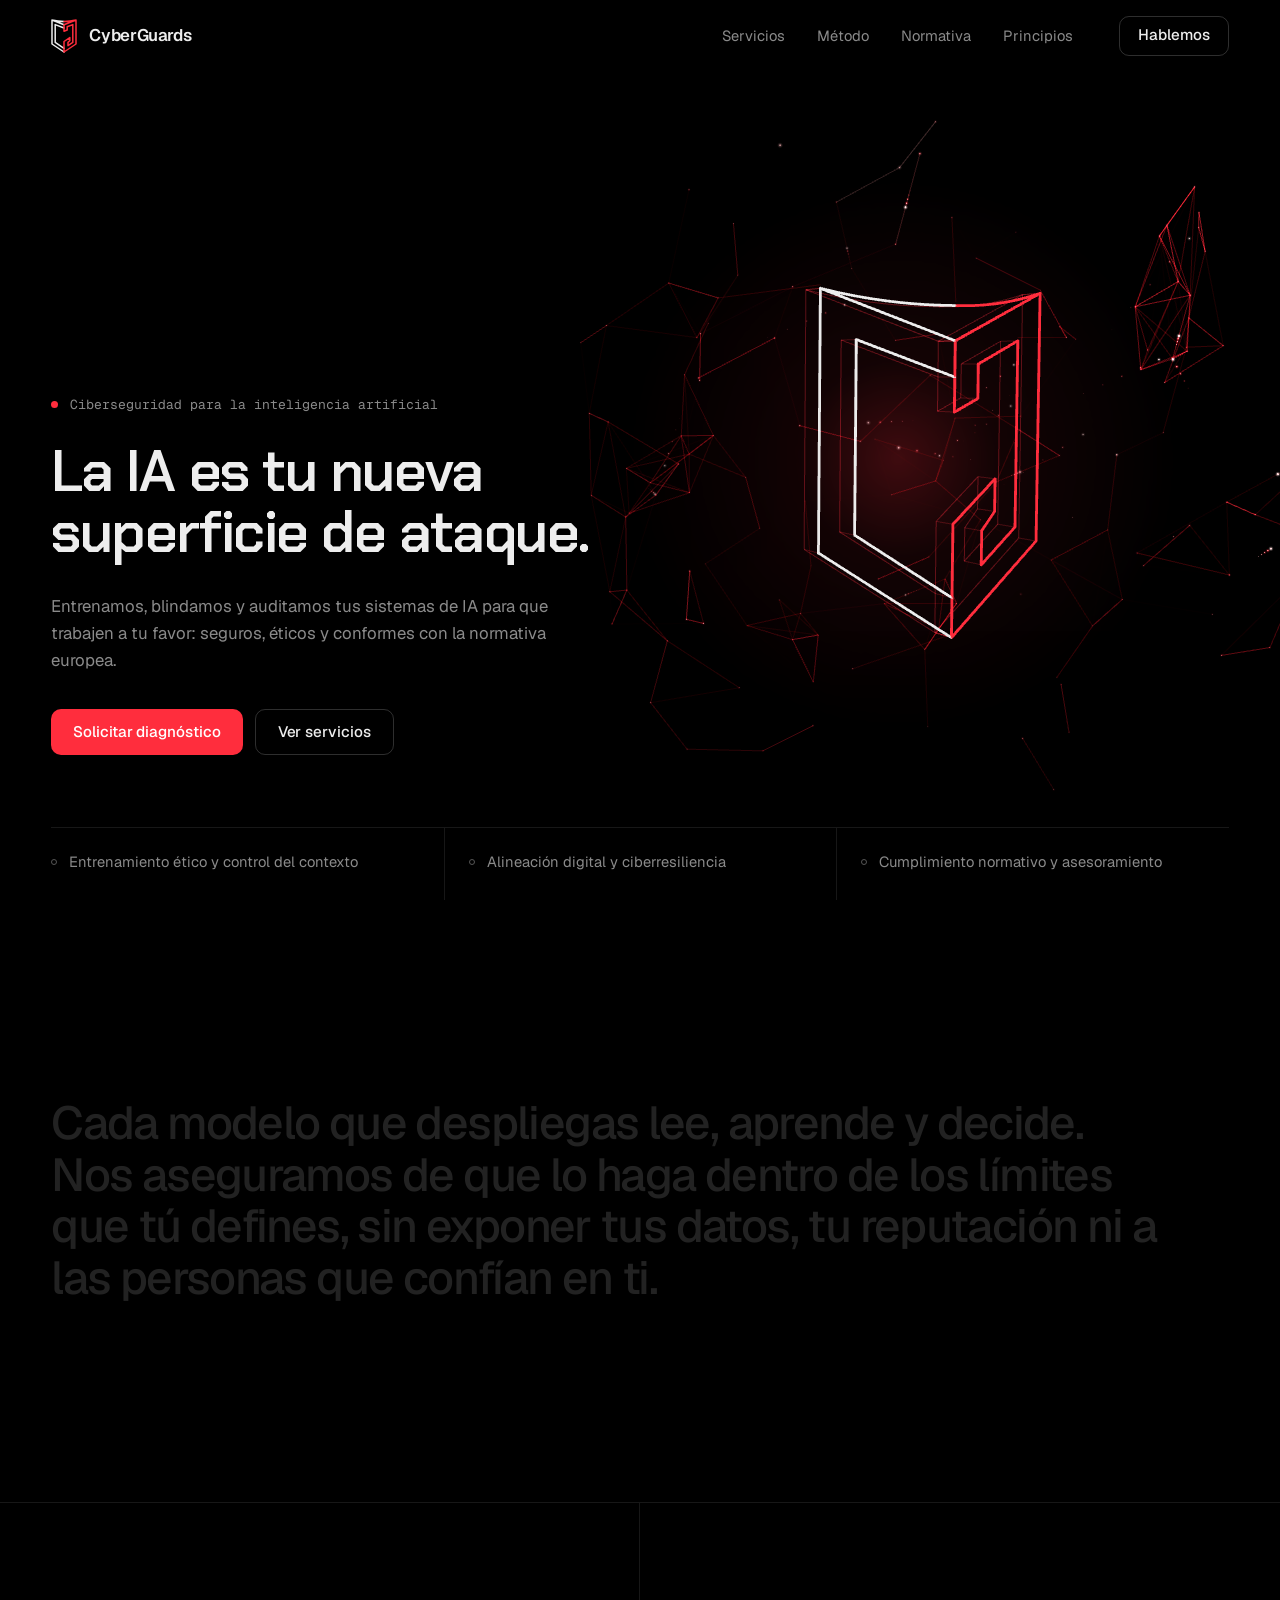
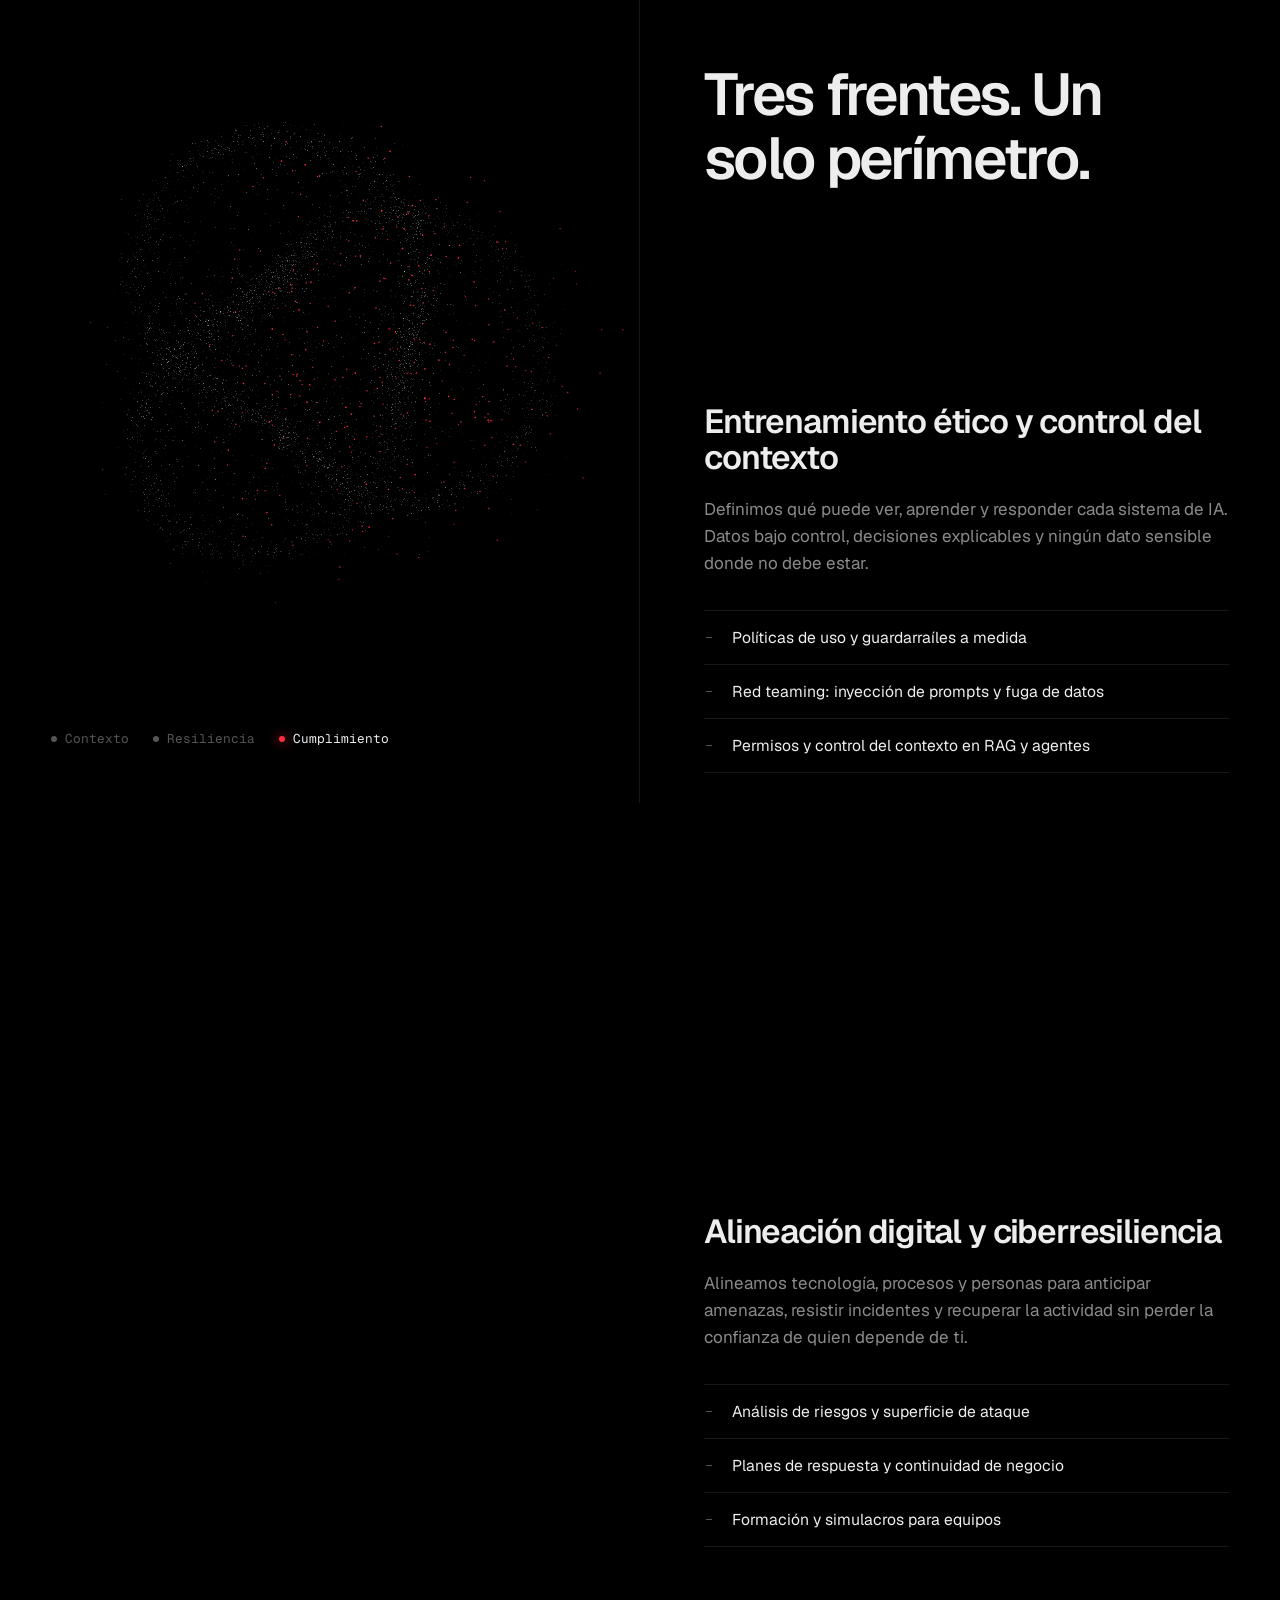
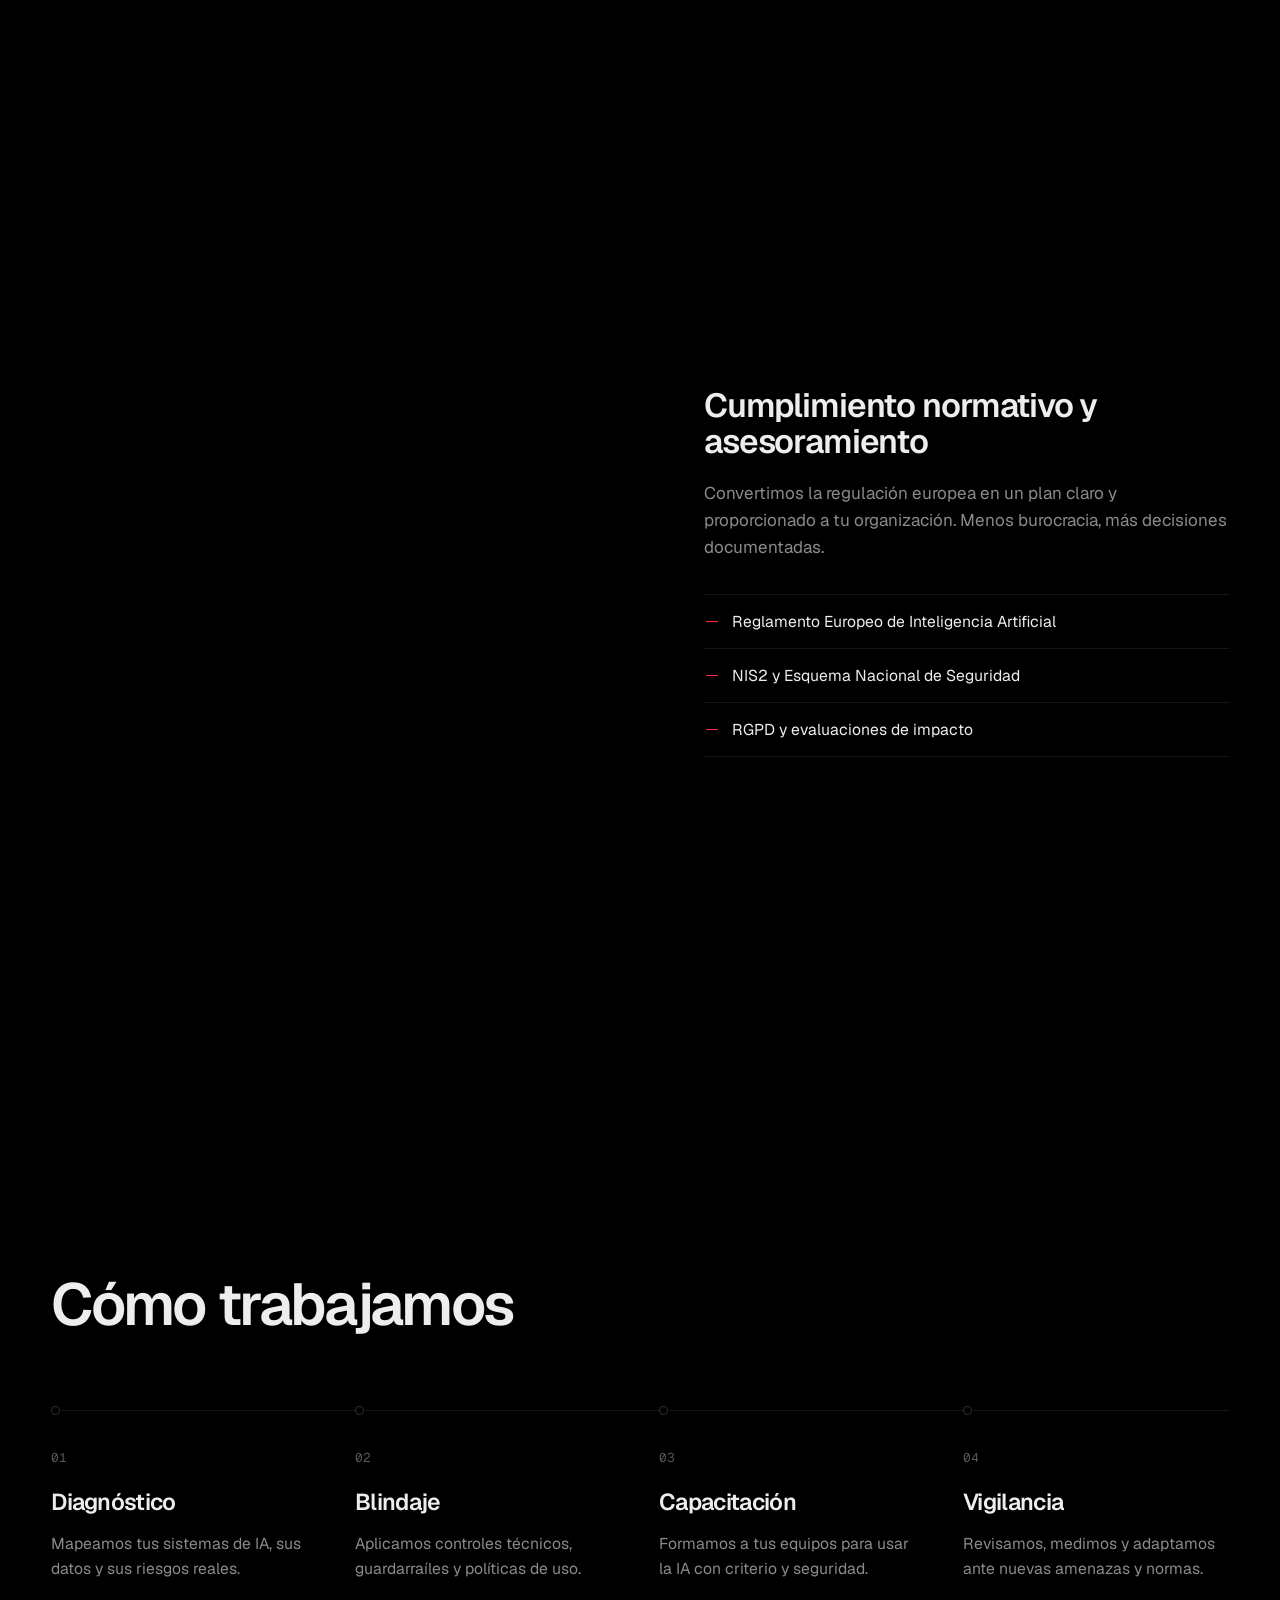
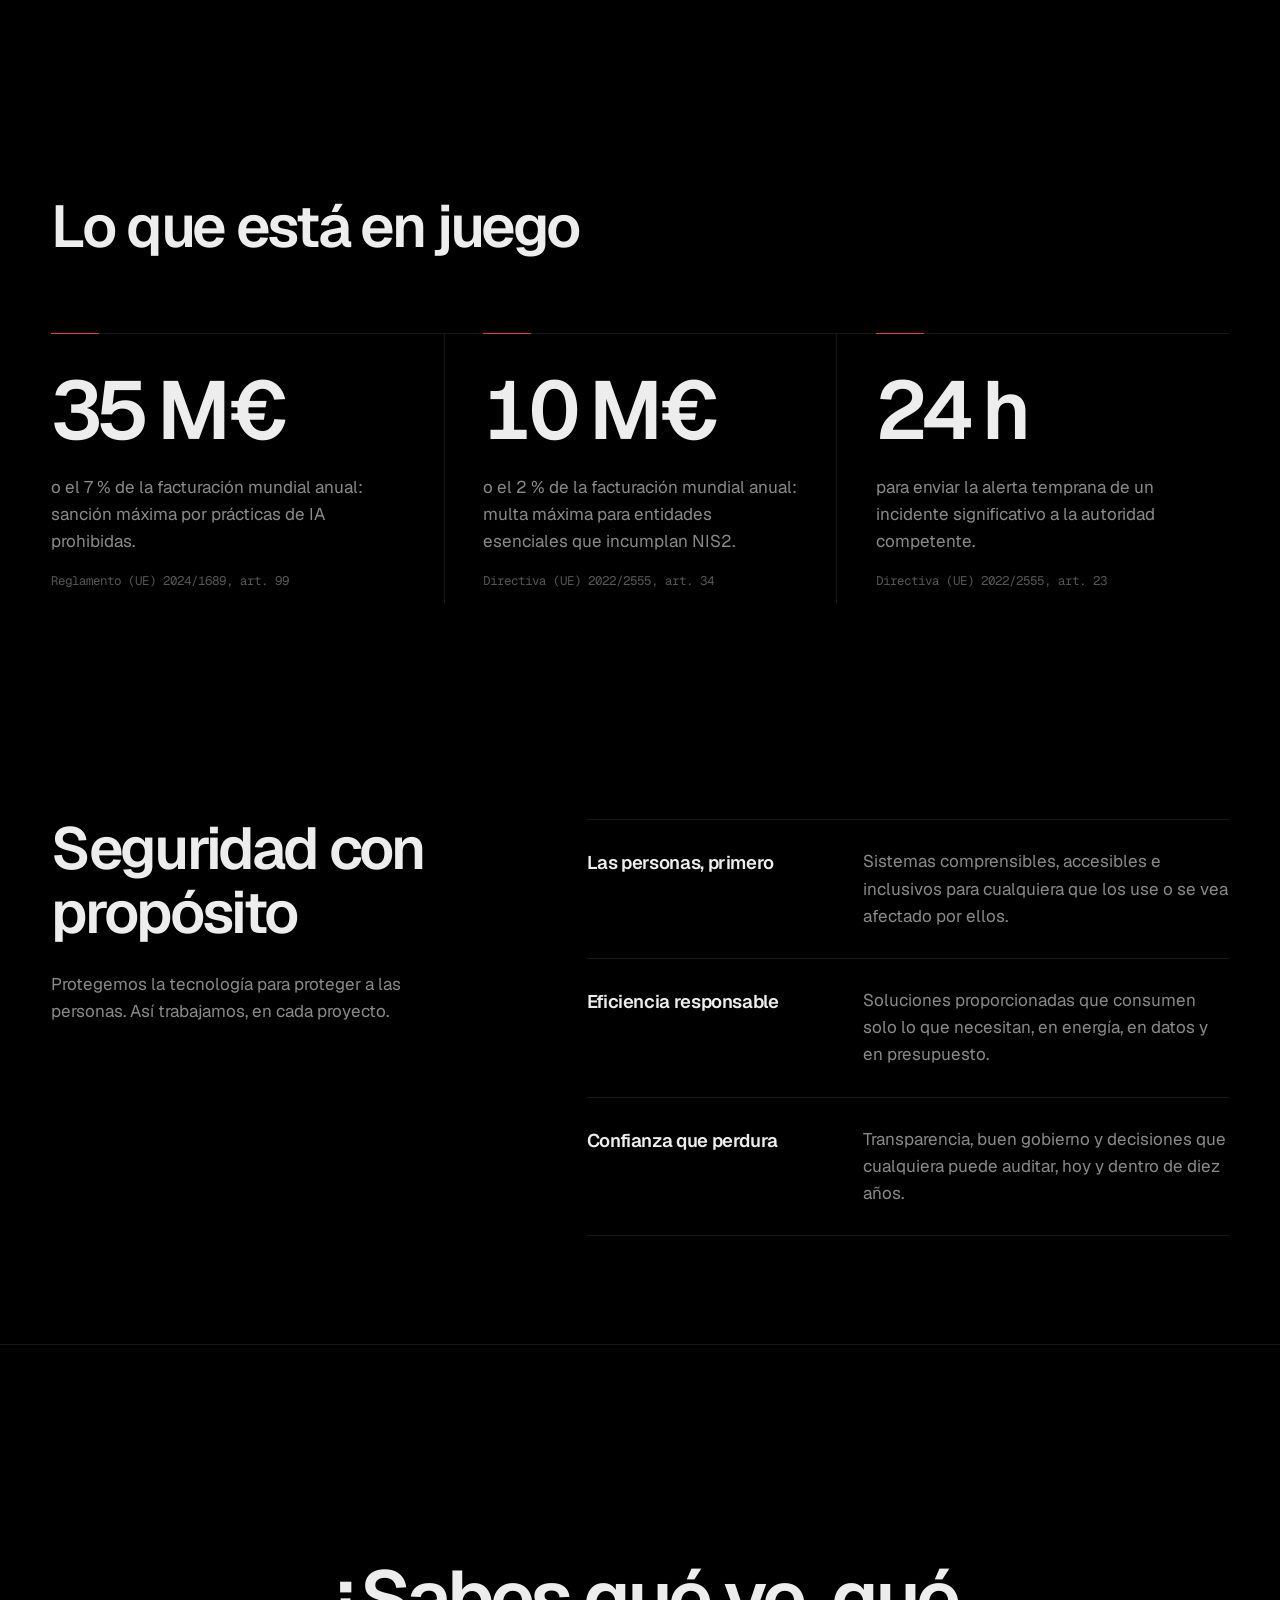
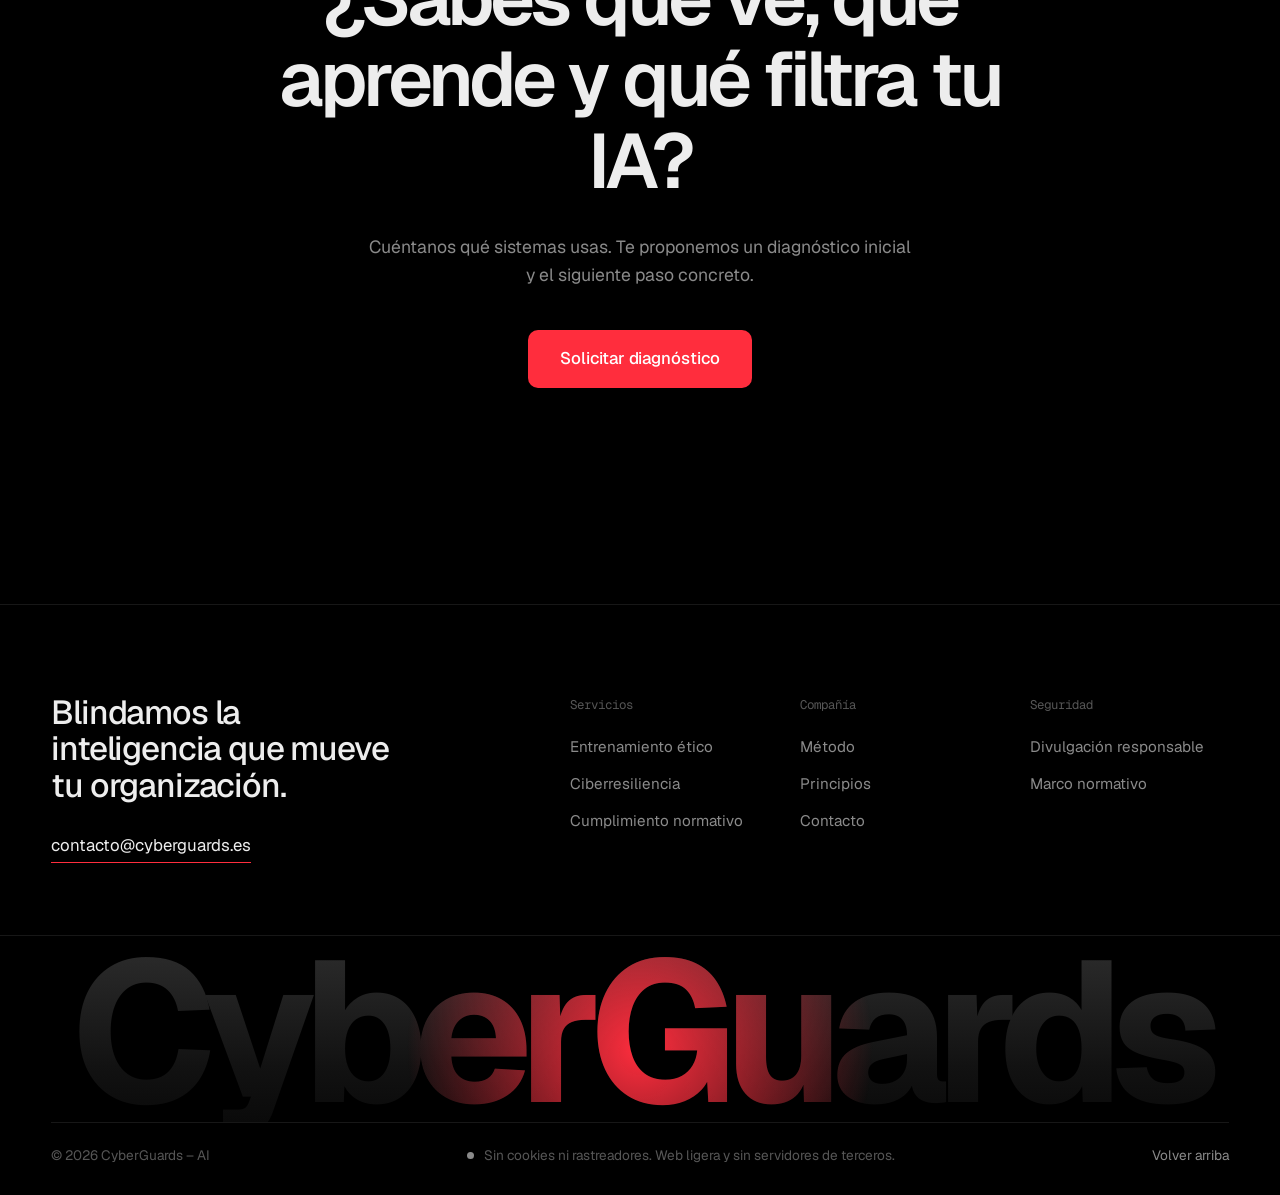
<file: index.html>
<!doctype html>
<html lang="es">
<head>
  <meta charset="utf-8">
  <meta name="viewport" content="width=device-width, initial-scale=1, viewport-fit=cover">
  <title>CyberGuards – AI | Ciberseguridad para la inteligencia artificial</title>
  <meta name="description" content="Entrenamos, blindamos y auditamos tus sistemas de inteligencia artificial: entrenamiento ético y control del contexto, ciberresiliencia y cumplimiento del Reglamento Europeo de IA, NIS2 y RGPD.">
  <meta name="theme-color" content="#000000">
  <meta name="color-scheme" content="dark">
  <meta property="og:type" content="website">
  <meta property="og:title" content="CyberGuards – AI">
  <meta property="og:description" content="La IA es tu nueva superficie de ataque. Te ayudamos a protegerla.">
  <meta property="og:locale" content="es_ES">
  <meta property="og:url" content="https://cyberguards.es/">
  <meta property="og:site_name" content="CyberGuards – AI">
  <link rel="canonical" href="https://cyberguards.es/">
  <link rel="alternate" type="text/markdown" href="/llms.txt" title="Resumen para modelos de lenguaje">
  <script type="application/ld+json">
  {
    "@context": "https://schema.org",
    "@type": "ProfessionalService",
    "@id": "https://cyberguards.es/#org",
    "name": "CyberGuards – AI",
    "alternateName": "CyberGuards",
    "url": "https://cyberguards.es/",
    "logo": "https://cyberguards.es/assets/img/logo.svg",
    "email": "contacto@cyberguards.es",
    "description": "Ciberseguridad para la inteligencia artificial: entrenamiento ético y control del contexto, alineación digital y ciberresiliencia, y cumplimiento del Reglamento Europeo de IA, NIS2, ENS y RGPD.",
    "areaServed": [{ "@type": "Country", "name": "España" }, { "@type": "Place", "name": "Unión Europea" }],
    "availableLanguage": ["es", "en"],
    "knowsAbout": ["Seguridad de la inteligencia artificial", "Reglamento Europeo de Inteligencia Artificial", "NIS2", "Esquema Nacional de Seguridad", "RGPD", "Ciberresiliencia", "Red teaming de IA", "Inyección de prompts", "RAG y agentes de IA"],
    "hasOfferCatalog": {
      "@type": "OfferCatalog",
      "name": "Servicios",
      "itemListElement": [
        { "@type": "Offer", "itemOffered": { "@type": "Service", "name": "Entrenamiento ético y control del contexto", "url": "https://cyberguards.es/#etica" } },
        { "@type": "Offer", "itemOffered": { "@type": "Service", "name": "Alineación digital y ciberresiliencia", "url": "https://cyberguards.es/#resiliencia" } },
        { "@type": "Offer", "itemOffered": { "@type": "Service", "name": "Cumplimiento normativo y asesoramiento", "url": "https://cyberguards.es/#cumplimiento" } }
      ]
    }
  }
  </script>
  <link rel="icon" href="assets/img/favicon.svg" type="image/svg+xml">
  <link rel="preload" href="assets/fonts/geist-latin.woff2" as="font" type="font/woff2" crossorigin>
  <link rel="preload" href="assets/fonts/geist-mono-latin.woff2" as="font" type="font/woff2" crossorigin>
  <link rel="preload" href="assets/fonts/chakra-petch-600-latin.woff2" as="font" type="font/woff2" crossorigin>
  <link rel="stylesheet" href="assets/css/styles.css">
  <script src="assets/js/boot.js"></script>
  <script src="assets/vendor/gsap.min.js" defer></script>
  <script src="assets/vendor/ScrollTrigger.min.js" defer></script>
  <script src="assets/vendor/SplitText.min.js" defer></script>
  <script src="assets/vendor/lenis.min.js" defer></script>
  <script src="assets/js/app.js" defer></script>
  <script type="module" src="assets/js/hero3d.js"></script>
  <script type="module" src="assets/js/morph3d.js"></script>
</head>
<body>
  <svg width="0" height="0" class="sr-only" aria-hidden="true">
    <symbol id="cg-shield" viewBox="-130 18 260 340">
      <g fill="none" stroke-width="15" stroke-linecap="round" stroke-linejoin="round">
        <path stroke="currentColor" d="M0 75L-120 28V268L0 348M0 108L-88 74V252L0 311M-120 28Q-60 43 0 43"/>
        <path stroke="#FF2D3D" d="M0 75L120 28V268L0 348M0 75V140L32 128V96L88 74V252L40 284V252L58 235V204L0 243V348M0 43Q60 43 120 28"/>
      </g>
    </symbol>
  </svg>

  <div class="loader" aria-hidden="true">
    <svg class="loader__mark" viewBox="-130 18 260 340" fill="none" stroke-width="5" stroke-linecap="round" stroke-linejoin="round">
      <path class="loader__frame" pathLength="1" d="M0 75L-120 28V268L0 348"/>
      <path class="loader__frame" pathLength="1" d="M0 108L-88 74V252L0 311"/>
      <path class="loader__frame" pathLength="1" d="M-120 28Q-60 43 0 43"/>
      <path class="loader__g" pathLength="1" d="M0 75L120 28V268L0 348"/>
      <path class="loader__g" pathLength="1" d="M0 75V140L32 128V96L88 74V252L40 284V252L58 235V204L0 243V348"/>
      <path class="loader__g" pathLength="1" d="M0 43Q60 43 120 28"/>
    </svg>
    <p class="loader__label">CyberGuards</p>
  </div>

  <a class="skip" href="#main">Saltar al contenido</a>

  <header class="nav">
    <a class="nav__brand" href="#top" aria-label="CyberGuards, volver al inicio">
      <svg aria-hidden="true"><use href="#cg-shield"/></svg>
      <span>CyberGuards</span>
    </a>
    <nav class="nav__links" aria-label="Principal">
      <a href="#servicios">Servicios</a>
      <a href="#metodo">Método</a>
      <a href="#normativa">Normativa</a>
      <a href="#principios">Principios</a>
    </nav>
    <a class="btn btn--ghost nav__cta" href="#contacto" data-magnetic>Hablemos</a>
    <button class="nav__toggle" type="button" aria-expanded="false" aria-controls="menu">
      <span class="sr-only">Abrir menú</span>
      <span class="nav__bars" aria-hidden="true"></span>
    </button>
  </header>

  <div class="menu" id="menu" hidden>
    <nav aria-label="Menú móvil">
      <a href="#servicios">Servicios</a>
      <a href="#metodo">Método</a>
      <a href="#normativa">Normativa</a>
      <a href="#principios">Principios</a>
      <a href="#contacto">Contacto</a>
    </nav>
    <a class="menu__mail" href="mailto:contacto@cyberguards.es">contacto@cyberguards.es</a>
  </div>

  <main id="main">
    <!-- Hero -->
    <section class="hero" id="top" aria-labelledby="hero-title">
      <canvas class="hero__canvas" aria-hidden="true"></canvas>
      <div class="hero__shade" aria-hidden="true"></div>

      <div class="hero__inner container">
        <p class="hero__kicker" data-fade><span class="dot" aria-hidden="true"></span>Ciberseguridad para la inteligencia artificial</p>
        <h1 class="hero__title" id="hero-title">La IA es tu nueva superficie de ataque.</h1>
        <p class="hero__lead" data-fade>Entrenamos, blindamos y auditamos tus sistemas de IA para que trabajen a tu favor: seguros, éticos y conformes con la normativa europea.</p>
        <div class="hero__actions" data-fade>
          <a class="btn btn--primary" href="#contacto" data-magnetic>Solicitar diagnóstico</a>
          <a class="btn btn--ghost" href="#servicios">Ver servicios</a>
        </div>
      </div>

      <ul class="hero__pillars container" data-fade>
        <li><a href="#etica">Entrenamiento ético y control del contexto</a></li>
        <li><a href="#resiliencia">Alineación digital y ciberresiliencia</a></li>
        <li><a href="#cumplimiento">Cumplimiento normativo y asesoramiento</a></li>
      </ul>
    </section>

    <!-- Manifesto -->
    <section class="manifesto container" aria-label="Nuestra visión">
      <p class="manifesto__text" data-words>Cada modelo que despliegas lee, aprende y decide. Nos aseguramos de que lo haga dentro de los límites que tú defines, sin exponer tus datos, tu reputación ni a las personas que confían en ti.</p>
    </section>

    <!-- Services with morphing 3D stage -->
    <section class="services" id="servicios" aria-labelledby="servicios-title">
      <div class="services__stage" aria-hidden="true">
        <canvas class="services__canvas"></canvas>
        <ol class="services__index">
          <li class="is-active">Contexto</li>
          <li>Resiliencia</li>
          <li>Cumplimiento</li>
        </ol>
      </div>

      <div class="services__panels">
        <h2 class="services__title" id="servicios-title" data-lines>Tres frentes. Un solo perímetro.</h2>

        <article class="service" id="etica" data-index="0">
          <h3 class="service__name">Entrenamiento ético y control del contexto</h3>
          <p class="service__desc">Definimos qué puede ver, aprender y responder cada sistema de IA. Datos bajo control, decisiones explicables y ningún dato sensible donde no debe estar.</p>
          <ul class="service__list">
            <li>Políticas de uso y guardarraíles a medida</li>
            <li>Red teaming: inyección de prompts y fuga de datos</li>
            <li>Permisos y control del contexto en RAG y agentes</li>
          </ul>
        </article>

        <article class="service" id="resiliencia" data-index="1">
          <h3 class="service__name">Alineación digital y ciberresiliencia</h3>
          <p class="service__desc">Alineamos tecnología, procesos y personas para anticipar amenazas, resistir incidentes y recuperar la actividad sin perder la confianza de quien depende de ti.</p>
          <ul class="service__list">
            <li>Análisis de riesgos y superficie de ataque</li>
            <li>Planes de respuesta y continuidad de negocio</li>
            <li>Formación y simulacros para equipos</li>
          </ul>
        </article>

        <article class="service" id="cumplimiento" data-index="2">
          <h3 class="service__name">Cumplimiento normativo y asesoramiento</h3>
          <p class="service__desc">Convertimos la regulación europea en un plan claro y proporcionado a tu organización. Menos burocracia, más decisiones documentadas.</p>
          <ul class="service__list">
            <li>Reglamento Europeo de Inteligencia Artificial</li>
            <li>NIS2 y Esquema Nacional de Seguridad</li>
            <li>RGPD y evaluaciones de impacto</li>
          </ul>
        </article>
      </div>
    </section>

    <!-- Method -->
    <section class="method container" id="metodo" aria-labelledby="metodo-title">
      <h2 class="section-title" id="metodo-title" data-lines>Cómo trabajamos</h2>
      <div class="method__track" aria-hidden="true"><span class="method__progress"></span></div>
      <ol class="method__steps">
        <li class="step">
          <span class="step__num">01</span>
          <h3 class="step__name">Diagnóstico</h3>
          <p>Mapeamos tus sistemas de IA, sus datos y sus riesgos reales.</p>
        </li>
        <li class="step">
          <span class="step__num">02</span>
          <h3 class="step__name">Blindaje</h3>
          <p>Aplicamos controles técnicos, guardarraíles y políticas de uso.</p>
        </li>
        <li class="step">
          <span class="step__num">03</span>
          <h3 class="step__name">Capacitación</h3>
          <p>Formamos a tus equipos para usar la IA con criterio y seguridad.</p>
        </li>
        <li class="step">
          <span class="step__num">04</span>
          <h3 class="step__name">Vigilancia</h3>
          <p>Revisamos, medimos y adaptamos ante nuevas amenazas y normas.</p>
        </li>
      </ol>
    </section>

    <!-- Stakes -->
    <section class="stakes container" id="normativa" aria-labelledby="normativa-title">
      <h2 class="section-title" id="normativa-title" data-lines>Lo que está en juego</h2>
      <div class="stakes__grid">
        <figure class="stake">
          <p class="stake__value"><span data-count="35">35</span>&nbsp;M€</p>
          <figcaption>
            <p>o el 7&nbsp;% de la facturación mundial anual: sanción máxima por prácticas de IA prohibidas.</p>
            <cite>Reglamento (UE) 2024/1689, art. 99</cite>
          </figcaption>
        </figure>
        <figure class="stake">
          <p class="stake__value"><span data-count="10">10</span>&nbsp;M€</p>
          <figcaption>
            <p>o el 2&nbsp;% de la facturación mundial anual: multa máxima para entidades esenciales que incumplan NIS2.</p>
            <cite>Directiva (UE) 2022/2555, art. 34</cite>
          </figcaption>
        </figure>
        <figure class="stake">
          <p class="stake__value"><span data-count="24">24</span>&nbsp;h</p>
          <figcaption>
            <p>para enviar la alerta temprana de un incidente significativo a la autoridad competente.</p>
            <cite>Directiva (UE) 2022/2555, art. 23</cite>
          </figcaption>
        </figure>
      </div>
    </section>

    <!-- Principles -->
    <section class="principles container" id="principios" aria-labelledby="principios-title">
      <h2 class="section-title" id="principios-title" data-lines>Seguridad con propósito</h2>
      <p class="principles__intro">Protegemos la tecnología para proteger a las personas. Así trabajamos, en cada proyecto.</p>
      <ul class="principles__list">
        <li>
          <h3>Las personas, primero</h3>
          <p>Sistemas comprensibles, accesibles e inclusivos para cualquiera que los use o se vea afectado por ellos.</p>
        </li>
        <li>
          <h3>Eficiencia responsable</h3>
          <p>Soluciones proporcionadas que consumen solo lo que necesitan, en energía, en datos y en presupuesto.</p>
        </li>
        <li>
          <h3>Confianza que perdura</h3>
          <p>Transparencia, buen gobierno y decisiones que cualquiera puede auditar, hoy y dentro de diez años.</p>
        </li>
      </ul>
    </section>

    <!-- CTA -->
    <section class="cta" id="contacto" aria-labelledby="contacto-title">
      <div class="cta__glow" aria-hidden="true"></div>
      <div class="container cta__inner">
        <h2 class="cta__title" id="contacto-title" data-lines>¿Sabes qué ve, qué aprende y qué filtra tu IA?</h2>
        <p class="cta__text">Cuéntanos qué sistemas usas. Te proponemos un diagnóstico inicial y el siguiente paso concreto.</p>
        <a class="btn btn--primary btn--lg" href="mailto:contacto@cyberguards.es?subject=Diagn%C3%B3stico%20inicial" data-magnetic>Solicitar diagnóstico</a>
      </div>
    </section>
  </main>

  <footer class="footer">
    <div class="container footer__top">
      <div class="footer__lead">
        <p class="footer__claim">Blindamos la inteligencia que mueve tu organización.</p>
        <a class="footer__mail" href="mailto:contacto@cyberguards.es">contacto@cyberguards.es</a>
      </div>
      <nav class="footer__cols" aria-label="Pie de página">
        <div>
          <h2>Servicios</h2>
          <ul>
            <li><a href="#etica">Entrenamiento ético</a></li>
            <li><a href="#resiliencia">Ciberresiliencia</a></li>
            <li><a href="#cumplimiento">Cumplimiento normativo</a></li>
          </ul>
        </div>
        <div>
          <h2>Compañía</h2>
          <ul>
            <li><a href="#metodo">Método</a></li>
            <li><a href="#principios">Principios</a></li>
            <li><a href="#contacto">Contacto</a></li>
          </ul>
        </div>
        <div>
          <h2>Seguridad</h2>
          <ul>
            <li><a href=".well-known/security.txt">Divulgación responsable</a></li>
            <li><a href="#normativa">Marco normativo</a></li>
          </ul>
        </div>
      </nav>
    </div>

    <div class="footer__mark" aria-hidden="true">
      <p class="footer__word">CyberGuards</p>
    </div>

    <div class="container footer__bottom">
      <p>© <span data-year>2026</span> CyberGuards – AI</p>
      <p class="footer__eco"><span class="dot dot--ok" aria-hidden="true"></span>Sin cookies ni rastreadores. Web ligera y sin servidores de terceros.</p>
      <a class="footer__top-link" href="#top">Volver arriba</a>
    </div>
  </footer>
</body>
</html>
</file>
<file: assets/css/styles.css>
/* CyberGuards – AI
   Black, signal red, real 3D. Red marks state and action, never decoration. */

@font-face {
  font-family: "Geist";
  src: url("../fonts/geist-latin.woff2") format("woff2");
  font-weight: 100 900;
  font-display: swap;
}
@font-face {
  font-family: "Chakra Petch";
  src: url("../fonts/chakra-petch-600-latin.woff2") format("woff2");
  font-weight: 600;
  font-display: swap;
}
@font-face {
  font-family: "Geist Mono";
  src: url("../fonts/geist-mono-latin.woff2") format("woff2");
  font-weight: 100 900;
  font-display: swap;
}

:root {
  --bg: #000;
  --surface: #0A0A0A;
  --raise: #121212;
  --line: rgba(255, 255, 255, .09);
  --line-strong: rgba(255, 255, 255, .18);
  --text: #EDEDED;
  --muted: #8A8A8A;
  --dim: #565656;
  --red: #FF2D3D;
  --red-deep: #7A0912;

  --sans: "Geist", system-ui, -apple-system, "Segoe UI", sans-serif;
  --mono: "Geist Mono", ui-monospace, "SFMono-Regular", Consolas, monospace;

  --gutter: clamp(20px, 4vw, 56px);
  --max: 1320px;
  --nav-h: 72px;
  --ease: cubic-bezier(.16, 1, .3, 1);
  --radius: 10px;

  color-scheme: dark;
}

*, *::before, *::after { box-sizing: border-box; }

html { -webkit-text-size-adjust: 100%; background: var(--bg); }
html.lenis, html.lenis body { height: auto; }
.lenis.lenis-smooth { scroll-behavior: auto !important; }

body {
  margin: 0;
  background: var(--bg);
  color: var(--text);
  font-family: var(--sans);
  font-size: 1.0625rem;
  line-height: 1.6;
  -webkit-font-smoothing: antialiased;
  -moz-osx-font-smoothing: grayscale;
  overflow-x: clip;
}

h1, h2, h3, p, ul, ol, figure, blockquote { margin: 0; }
ul, ol { padding: 0; list-style: none; }
a { color: inherit; text-decoration: none; }
svg, canvas { display: block; }
cite { font-style: normal; }

::selection { background: var(--red); color: #fff; }
:focus-visible { outline: 2px solid var(--red); outline-offset: 4px; border-radius: 6px; }

.sr-only {
  position: absolute; width: 1px; height: 1px; padding: 0; margin: -1px;
  overflow: hidden; clip: rect(0 0 0 0); white-space: nowrap; border: 0;
}

.skip {
  position: fixed; left: 16px; top: -60px; z-index: 200;
  padding: 10px 16px; background: var(--red); color: #fff; border-radius: 8px;
}
.skip:focus { top: 16px; }

.container {
  width: min(var(--max), 100% - 2 * var(--gutter));
  margin-inline: auto;
}

.dot {
  display: inline-block;
  width: 7px; height: 7px;
  border-radius: 50%;
  background: var(--red);
  animation: pulse 2.4s infinite;
  flex: none;
}
.dot--ok { background: var(--muted); animation: none; }
@keyframes pulse {
  0% { box-shadow: 0 0 0 0 rgba(255, 45, 61, .55); }
  70% { box-shadow: 0 0 0 9px rgba(255, 45, 61, 0); }
  100% { box-shadow: 0 0 0 0 rgba(255, 45, 61, 0); }
}

/* ---------- Buttons ---------- */

.btn {
  position: relative;
  display: inline-flex;
  align-items: center;
  justify-content: center;
  gap: 10px;
  min-height: 46px;
  padding: 0 22px;
  border-radius: var(--radius);
  font-size: .95rem;
  font-weight: 500;
  letter-spacing: -.005em;
  white-space: nowrap;
  overflow: hidden;
  isolation: isolate;
  transition: color .35s var(--ease), border-color .35s var(--ease);
}
.btn::before {
  content: "";
  position: absolute;
  inset: 0;
  z-index: -1;
  transform: translateY(101%);
  transition: transform .5s var(--ease);
}
.btn:hover::before { transform: translateY(0); }

.btn--primary { background: var(--red); color: #fff; }
.btn--primary::before { background: #fff; }
.btn--primary:hover { color: #000; }

.btn--ghost { border: 1px solid var(--line-strong); color: var(--text); }
.btn--ghost::before { background: var(--text); }
.btn--ghost:hover { color: #000; border-color: var(--text); }

.btn--lg { min-height: 58px; padding: 0 32px; font-size: 1.05rem; }

/* ---------- Loader (first visit per session) ---------- */

.loader {
  position: fixed;
  inset: 0;
  z-index: 100;
  display: none;
  flex-direction: column;
  align-items: center;
  justify-content: center;
  gap: 22px;
  background: var(--bg);
}
.intro .loader { display: flex; }
.loader__mark { width: 76px; height: 99px; }
.loader__frame, .loader__g { stroke-dasharray: 1; stroke-dashoffset: 1; }
.loader__frame { stroke: var(--text); }
.loader__g { stroke: var(--red); }
.loader__label {
  font-family: var(--mono);
  font-size: .8rem;
  letter-spacing: .08em;
  color: var(--muted);
  opacity: 0;
}

/* ---------- Nav ---------- */

.nav {
  position: fixed;
  inset: 0 0 auto 0;
  z-index: 50;
  height: var(--nav-h);
  display: flex;
  align-items: center;
  gap: 32px;
  padding-inline: var(--gutter);
  border-bottom: 1px solid transparent;
  transition: transform .6s var(--ease), background-color .4s, border-color .4s;
}
.nav.is-solid {
  background: rgba(0, 0, 0, .62);
  -webkit-backdrop-filter: blur(16px) saturate(140%);
          backdrop-filter: blur(16px) saturate(140%);
  border-bottom-color: var(--line);
}
.nav.is-hidden { transform: translateY(-100%); }

.nav__brand {
  display: inline-flex;
  align-items: center;
  gap: 12px;
  font-weight: 600;
  font-size: 1.05rem;
  letter-spacing: -.02em;
}
.nav__brand svg { width: 26px; height: 34px; }

.nav__links {
  display: flex;
  gap: 4px;
  margin-left: auto;
}
.nav__links a {
  position: relative;
  padding: 8px 14px;
  font-size: .92rem;
  color: var(--muted);
  transition: color .3s;
}
.nav__links a::after {
  content: "";
  position: absolute;
  left: 14px; right: 14px; bottom: 2px;
  height: 1px;
  background: var(--red);
  transform: scaleX(0);
  transform-origin: right;
  transition: transform .5s var(--ease);
}
.nav__links a:hover { color: var(--text); }
.nav__links a:hover::after { transform: scaleX(1); transform-origin: left; }
.nav__cta { min-height: 40px; padding-inline: 18px; }

/* ---------- Mobile menu ---------- */

.nav__toggle {
  display: none;
  position: relative;
  width: 44px; height: 44px;
  margin-right: -10px;
  border: 0;
  background: none;
  color: var(--text);
  cursor: pointer;
}
.nav__bars, .nav__bars::before {
  position: absolute;
  left: 11px; right: 11px;
  height: 1.5px;
  background: currentColor;
  transition: transform .5s var(--ease), top .5s var(--ease);
}
.nav__bars { top: 18px; }
.nav__bars::before { content: ""; left: 0; right: 0; top: 7px; }
.nav__toggle[aria-expanded="true"] .nav__bars { top: 21px; transform: rotate(45deg); }
.nav__toggle[aria-expanded="true"] .nav__bars::before { top: 0; transform: rotate(-90deg); }

.menu {
  position: fixed;
  inset: 0;
  z-index: 40;
  display: flex;
  flex-direction: column;
  justify-content: space-between;
  padding: calc(var(--nav-h) + 40px) var(--gutter) 40px;
  background: var(--bg);
  clip-path: inset(0 0 100% 0);
  transition: clip-path .7s var(--ease);
}
.menu[hidden] { display: none; }
.menu.is-open { clip-path: inset(0 0 0 0); }
.menu nav { display: grid; }
.menu nav a {
  padding: 10px 0;
  border-bottom: 1px solid var(--line);
  font-size: clamp(2rem, 9vw, 3rem);
  font-weight: 600;
  letter-spacing: -.04em;
  line-height: 1.15;
}
.menu nav a:active { color: var(--red); }
.menu__mail { color: var(--muted); }
.menu-open { overflow: hidden; }

/* ---------- Hero ---------- */

.hero {
  position: relative;
  height: 100svh;
  min-height: 680px;
  display: grid;
  grid-template-rows: 1fr auto;
  overflow: hidden;
}
.hero__canvas {
  position: absolute;
  inset: 0;
  width: 100%;
  height: 100%;
}
.hero.no-webgl::before {
  content: "";
  position: absolute;
  inset: 0;
  background:
    url("../img/logo.svg") no-repeat 72% 45% / min(24vw, 280px),
    radial-gradient(40% 50% at 72% 45%, rgba(255, 45, 61, .22), transparent 70%);
}
.hero__shade {
  position: absolute;
  inset: 0;
  pointer-events: none;
  background:
    linear-gradient(90deg, rgba(0, 0, 0, .8) 0%, rgba(0, 0, 0, .3) 45%, transparent 65%),
    linear-gradient(0deg, #000 0%, transparent 30%);
}

.hero__inner {
  position: relative;
  align-self: end;
  padding-bottom: clamp(40px, 8vh, 88px);
}

.hero__kicker {
  display: inline-flex;
  align-items: center;
  gap: 12px;
  margin-bottom: 28px;
  font-family: var(--mono);
  font-size: .82rem;
  color: var(--muted);
}

.hero__title {
  max-width: 21ch;
  font-family: "Chakra Petch", var(--sans);
  font-size: clamp(2.2rem, 4.5vw, 4.6rem);
  font-weight: 600;
  line-height: 1;
  letter-spacing: -.025em;
  text-wrap: balance;
}
.hero__title .line { padding-bottom: .06em; }

.hero__lead {
  max-width: 34rem;
  margin-top: 28px;
  font-size: clamp(1.05rem, 1.25vw, 1.2rem);
  color: var(--muted);
}

.hero__actions {
  display: flex;
  flex-wrap: wrap;
  gap: 12px;
  margin-top: 36px;
}

.hero__pillars {
  position: relative;
  display: grid;
  grid-template-columns: repeat(3, 1fr);
  border-top: 1px solid var(--line);
}
.hero__pillars li + li { border-left: 1px solid var(--line); }
.hero__pillars a {
  display: flex;
  align-items: center;
  gap: 12px;
  height: 100%;
  padding: 22px 24px 26px;
  font-size: .92rem;
  color: var(--muted);
  transition: color .3s;
}
.hero__pillars li:first-child a { padding-left: 0; }
.hero__pillars a::before {
  content: "";
  width: 6px; height: 6px;
  flex: none;
  border: 1px solid var(--dim);
  border-radius: 50%;
  transition: background-color .3s, border-color .3s;
}
.hero__pillars a:hover { color: var(--text); }
.hero__pillars a:hover::before { background: var(--red); border-color: var(--red); }

/* Hidden until the intro timeline takes over (boot.js has a failsafe) */
.js:not(.is-loaded) .hero__title,
.js:not(.is-loaded) [data-fade],
.js:not(.is-loaded) .nav { opacity: 0; }

/* ---------- Shared section type ---------- */

.section-title,
.services__title {
  font-size: clamp(2.2rem, 4.6vw, 4.2rem);
  font-weight: 600;
  line-height: 1;
  letter-spacing: -.045em;
}
[data-lines] .line { padding-bottom: .08em; }

/* ---------- Manifesto ---------- */

.manifesto { padding-block: clamp(120px, 22vh, 240px); }
.manifesto__text {
  max-width: 24em;
  font-size: clamp(1.7rem, 3.6vw, 3.25rem);
  font-weight: 500;
  line-height: 1.12;
  letter-spacing: -.035em;
}

/* ---------- Services ---------- */

.services {
  position: relative;
  display: grid;
  grid-template-columns: minmax(0, 1fr) minmax(0, 1fr);
  border-top: 1px solid var(--line);
}

.services__stage {
  position: sticky;
  top: 0;
  height: 100svh;
  border-right: 1px solid var(--line);
  overflow: hidden;
}
.services__canvas { width: 100%; height: 100%; }
.services__stage::after {
  content: "";
  position: absolute;
  inset: 0;
  pointer-events: none;
  background: radial-gradient(60% 50% at 50% 50%, transparent 40%, rgba(0, 0, 0, .7) 100%);
}

.services__index {
  position: absolute;
  left: var(--gutter);
  bottom: clamp(28px, 6vh, 56px);
  z-index: 1;
  display: flex;
  gap: 24px;
  font-family: var(--mono);
  font-size: .8rem;
}
.services__index li {
  display: flex;
  align-items: center;
  gap: 8px;
  color: var(--dim);
  transition: color .4s;
}
.services__index li::before {
  content: "";
  width: 6px; height: 6px;
  border-radius: 50%;
  background: var(--dim);
  transition: background-color .4s, box-shadow .4s;
}
.services__index li.is-active { color: var(--text); }
.services__index li.is-active::before { background: var(--red); box-shadow: 0 0 12px var(--red); }

.services__panels {
  padding: clamp(120px, 18vh, 200px) var(--gutter) 12svh clamp(32px, 5vw, 96px);
}
.services__title { max-width: 11ch; }

.service {
  min-height: 88svh;
  display: flex;
  flex-direction: column;
  justify-content: center;
  max-width: 34rem;
}
.service__name {
  font-size: clamp(1.6rem, 2.6vw, 2.4rem);
  font-weight: 600;
  line-height: 1.08;
  letter-spacing: -.035em;
}
.service__desc { margin-top: 20px; color: var(--muted); }
.service__list {
  margin-top: 32px;
  border-top: 1px solid var(--line);
}
.service__list li {
  position: relative;
  padding: 14px 0 14px 28px;
  border-bottom: 1px solid var(--line);
  font-size: .98rem;
}
.service__list li::before {
  content: "";
  position: absolute;
  left: 2px; top: 50%;
  width: 12px; height: 1px;
  background: var(--dim);
  transform: scaleX(.5);
  transform-origin: left;
  transition: transform .6s var(--ease), background-color .6s;
}
.service.is-active .service__list li::before { transform: scaleX(1); background: var(--red); }

/* ---------- Method ---------- */

.method { padding-block: clamp(140px, 22vh, 240px) clamp(80px, 12vh, 140px); }
.method__track {
  position: relative;
  height: 1px;
  margin-top: clamp(48px, 8vh, 88px);
  background: var(--line);
}
.method__progress {
  position: absolute;
  inset: 0;
  background: var(--red);
  transform: scaleX(0);
  transform-origin: left;
  box-shadow: 0 0 16px rgba(255, 45, 61, .6);
}
.method__steps {
  display: grid;
  grid-template-columns: repeat(4, minmax(0, 1fr));
  gap: clamp(20px, 3vw, 48px);
}
.step { position: relative; padding-top: 32px; }
.step::before {
  content: "";
  position: absolute;
  top: -5px; left: 0;
  width: 9px; height: 9px;
  border-radius: 50%;
  background: var(--bg);
  border: 1px solid var(--line-strong);
  transition: background-color .4s, border-color .4s, box-shadow .4s;
}
.step.is-on::before { background: var(--red); border-color: var(--red); box-shadow: 0 0 14px var(--red); }
.step__num { font-family: var(--mono); font-size: .8rem; color: var(--dim); transition: color .4s; }
.step.is-on .step__num { color: var(--red); }
.step__name {
  margin-top: 14px;
  font-size: clamp(1.3rem, 1.8vw, 1.6rem);
  font-weight: 600;
  letter-spacing: -.03em;
}
.step p { margin-top: 10px; color: var(--muted); font-size: .98rem; max-width: 22rem; }

/* ---------- Stakes ---------- */

.stakes { padding-block: clamp(80px, 12vh, 140px); }
.stakes__grid {
  display: grid;
  grid-template-columns: repeat(3, minmax(0, 1fr));
  margin-top: clamp(48px, 8vh, 88px);
  border-top: 1px solid var(--line);
}
.stake {
  position: relative;
  padding: 36px clamp(20px, 3vw, 40px) 12px 0;
}
.stake + .stake { padding-left: clamp(20px, 3vw, 40px); border-left: 1px solid var(--line); }
.stake::before {
  content: "";
  position: absolute;
  top: -1px; left: 0;
  width: 48px; height: 1px;
  background: var(--red);
}
.stake + .stake::before { left: clamp(20px, 3vw, 40px); }
.stake__value {
  font-size: clamp(3.2rem, 6.4vw, 6.2rem);
  font-weight: 600;
  line-height: 1;
  letter-spacing: -.06em;
  font-variant-numeric: tabular-nums;
  white-space: nowrap;
}
.stake figcaption p { margin-top: 22px; color: var(--muted); max-width: 22rem; }
.stake cite {
  display: block;
  margin-top: 16px;
  font-family: var(--mono);
  font-size: .78rem;
  color: var(--dim);
}

/* ---------- Principles ---------- */

.principles {
  padding-block: clamp(80px, 12vh, 140px);
  display: grid;
  grid-template-columns: minmax(0, 5fr) minmax(0, 7fr);
  grid-template-rows: auto 1fr;
  gap: 24px clamp(32px, 6vw, 120px);
  align-items: start;
}
.principles .section-title { grid-column: 1; }
.principles__intro { grid-column: 1; color: var(--muted); max-width: 26rem; }
.principles__list { grid-column: 2; grid-row: 1 / span 2; border-top: 1px solid var(--line); }
.principles__list li {
  display: grid;
  grid-template-columns: minmax(0, 2fr) minmax(0, 3fr);
  gap: 12px 32px;
  padding-block: 28px;
  border-bottom: 1px solid var(--line);
}
.principles__list h3 { font-size: 1.15rem; font-weight: 600; letter-spacing: -.02em; }
.principles__list p { color: var(--muted); }

/* ---------- CTA ---------- */

.cta {
  position: relative;
  padding-block: clamp(140px, 24vh, 260px);
  overflow: hidden;
  border-top: 1px solid var(--line);
}
.cta__glow {
  position: absolute;
  left: 50%; bottom: -55%;
  width: min(1200px, 140vw);
  aspect-ratio: 2 / 1;
  transform: translateX(-50%);
  background: radial-gradient(closest-side, rgba(255, 45, 61, .32), rgba(122, 9, 18, .18) 45%, transparent 100%);
  pointer-events: none;
}
.cta__glow::after {
  content: "";
  position: absolute;
  inset: 0;
  background:
    linear-gradient(var(--line) 1px, transparent 1px) 0 0 / 100% 48px,
    linear-gradient(90deg, var(--line) 1px, transparent 1px) 0 0 / 48px 100%;
  -webkit-mask-image: radial-gradient(closest-side, #000, transparent);
          mask-image: radial-gradient(closest-side, #000, transparent);
}
.cta__inner {
  position: relative;
  display: grid;
  justify-items: center;
  text-align: center;
}
.cta__title {
  max-width: 15ch;
  font-size: clamp(2.4rem, 6vw, 5.6rem);
  font-weight: 600;
  line-height: .98;
  letter-spacing: -.05em;
}
.cta__text { max-width: 34rem; margin-top: 28px; color: var(--muted); font-size: 1.1rem; }
.cta .btn { margin-top: 40px; }

/* ---------- Footer ---------- */

.footer {
  position: relative;
  border-top: 1px solid var(--line);
  overflow: hidden;
}
.footer__top {
  display: grid;
  grid-template-columns: minmax(0, 5fr) minmax(0, 7fr);
  gap: 48px;
  padding-block: clamp(64px, 10vh, 112px) clamp(48px, 8vh, 80px);
}
.footer__claim {
  max-width: 16ch;
  font-size: clamp(1.6rem, 2.6vw, 2.3rem);
  font-weight: 500;
  line-height: 1.1;
  letter-spacing: -.035em;
}
.footer__mail {
  display: inline-block;
  margin-top: 28px;
  padding-bottom: 4px;
  font-size: 1.05rem;
  background: linear-gradient(var(--red), var(--red)) left bottom / 100% 1px no-repeat;
  transition: color .3s;
}
.footer__mail:hover { color: var(--red); }

.footer__cols {
  display: grid;
  grid-template-columns: repeat(3, minmax(0, 1fr));
  gap: 32px;
}
.footer__cols h2 {
  margin-bottom: 18px;
  font-family: var(--mono);
  font-size: .78rem;
  font-weight: 400;
  color: var(--dim);
}
.footer__cols li + li { margin-top: 10px; }
.footer__cols a { color: var(--muted); font-size: .95rem; transition: color .3s; }
.footer__cols a:hover { color: var(--text); }

.footer__mark {
  --mx: 50%;
  --my: 60%;
  position: relative;
  padding-inline: var(--gutter);
  border-top: 1px solid var(--line);
  user-select: none;
}
.footer__word {
  font-size: clamp(3.4rem, 15.6vw, 16.5rem);
  font-weight: 700;
  line-height: .8;
  letter-spacing: -.07em;
  text-align: center;
  padding-top: .08em;
  color: transparent;
  background:
    radial-gradient(circle min(26vw, 380px) at var(--mx) var(--my), var(--red) 0%, rgba(255, 45, 61, .5) 35%, transparent 70%),
    linear-gradient(180deg, #2E2E2E 0%, #121212 70%, #0A0A0A 100%);
  -webkit-background-clip: text;
          background-clip: text;
  white-space: nowrap;
  clip-path: inset(0 0 0 0);
  padding-bottom: .05em;
}

.footer__bottom {
  position: relative;
  display: flex;
  flex-wrap: wrap;
  align-items: center;
  justify-content: space-between;
  gap: 12px 32px;
  padding-block: 22px 28px;
  border-top: 1px solid var(--line);
  font-size: .85rem;
  color: var(--dim);
}
.footer__eco { display: inline-flex; align-items: center; gap: 10px; }
.footer__top-link { color: var(--muted); transition: color .3s; }
.footer__top-link:hover { color: var(--red); }

/* ---------- Responsive ---------- */

@media (max-width: 1024px) {
  .nav__links { display: none; }
  .nav__cta { margin-left: auto; }
  .nav__toggle { display: block; }
  .method__steps { grid-template-columns: repeat(2, minmax(0, 1fr)); row-gap: 48px; }
  .principles { grid-template-columns: 1fr; grid-template-rows: none; }
  .principles__list { grid-column: 1; grid-row: auto; margin-top: 24px; }
  .footer__top { grid-template-columns: 1fr; }
}

@media (max-width: 760px) {
  :root { --nav-h: 64px; }
  .hero { height: auto; min-height: 100svh; }
  .hero__canvas { height: 56svh; bottom: auto; }
  .hero__shade { height: 56svh; background: linear-gradient(0deg, #000 0%, transparent 30%); }
  .hero__inner { padding-top: calc(52svh); padding-bottom: 40px; }
  .hero__kicker { margin-bottom: 18px; }
  .hero__pillars { grid-template-columns: 1fr; }
  .hero__pillars li + li { border-left: 0; border-top: 1px solid var(--line); }
  .hero__pillars a, .hero__pillars li:first-child a { padding: 14px 0; }

  .services { grid-template-columns: 1fr; }
  .services__stage {
    top: var(--nav-h);
    height: 36svh;
    border-right: 0;
    border-bottom: 1px solid var(--line);
    z-index: 2;
    background: var(--bg);
  }
  .services__panels { padding: 0 var(--gutter); }
  .services__title { padding-top: 64px; }
  .service { min-height: 0; padding-block: 72px; scroll-margin-top: calc(var(--nav-h) + 36svh - 48px); }
  .service:last-child { padding-bottom: 40svh; }

  .method__steps { grid-template-columns: 1fr; }
  .method__track { display: none; }
  .step { padding-top: 0; padding-left: 28px; }
  .step::before { top: 4px; }

  .stakes__grid { grid-template-columns: 1fr; }
  .stake, .stake + .stake { padding: 32px 0 28px; border-left: 0; border-bottom: 1px solid var(--line); }
  .stake + .stake::before { left: 0; }
  .principles__list li { grid-template-columns: 1fr; }
  .footer__cols { grid-template-columns: repeat(2, minmax(0, 1fr)); }
  .footer__bottom { flex-direction: column; align-items: flex-start; }
}

@media (prefers-reduced-motion: reduce) {
  *, *::before, *::after { animation-duration: .01ms !important; animation-iteration-count: 1 !important; transition-duration: .01ms !important; }
}
</file>
